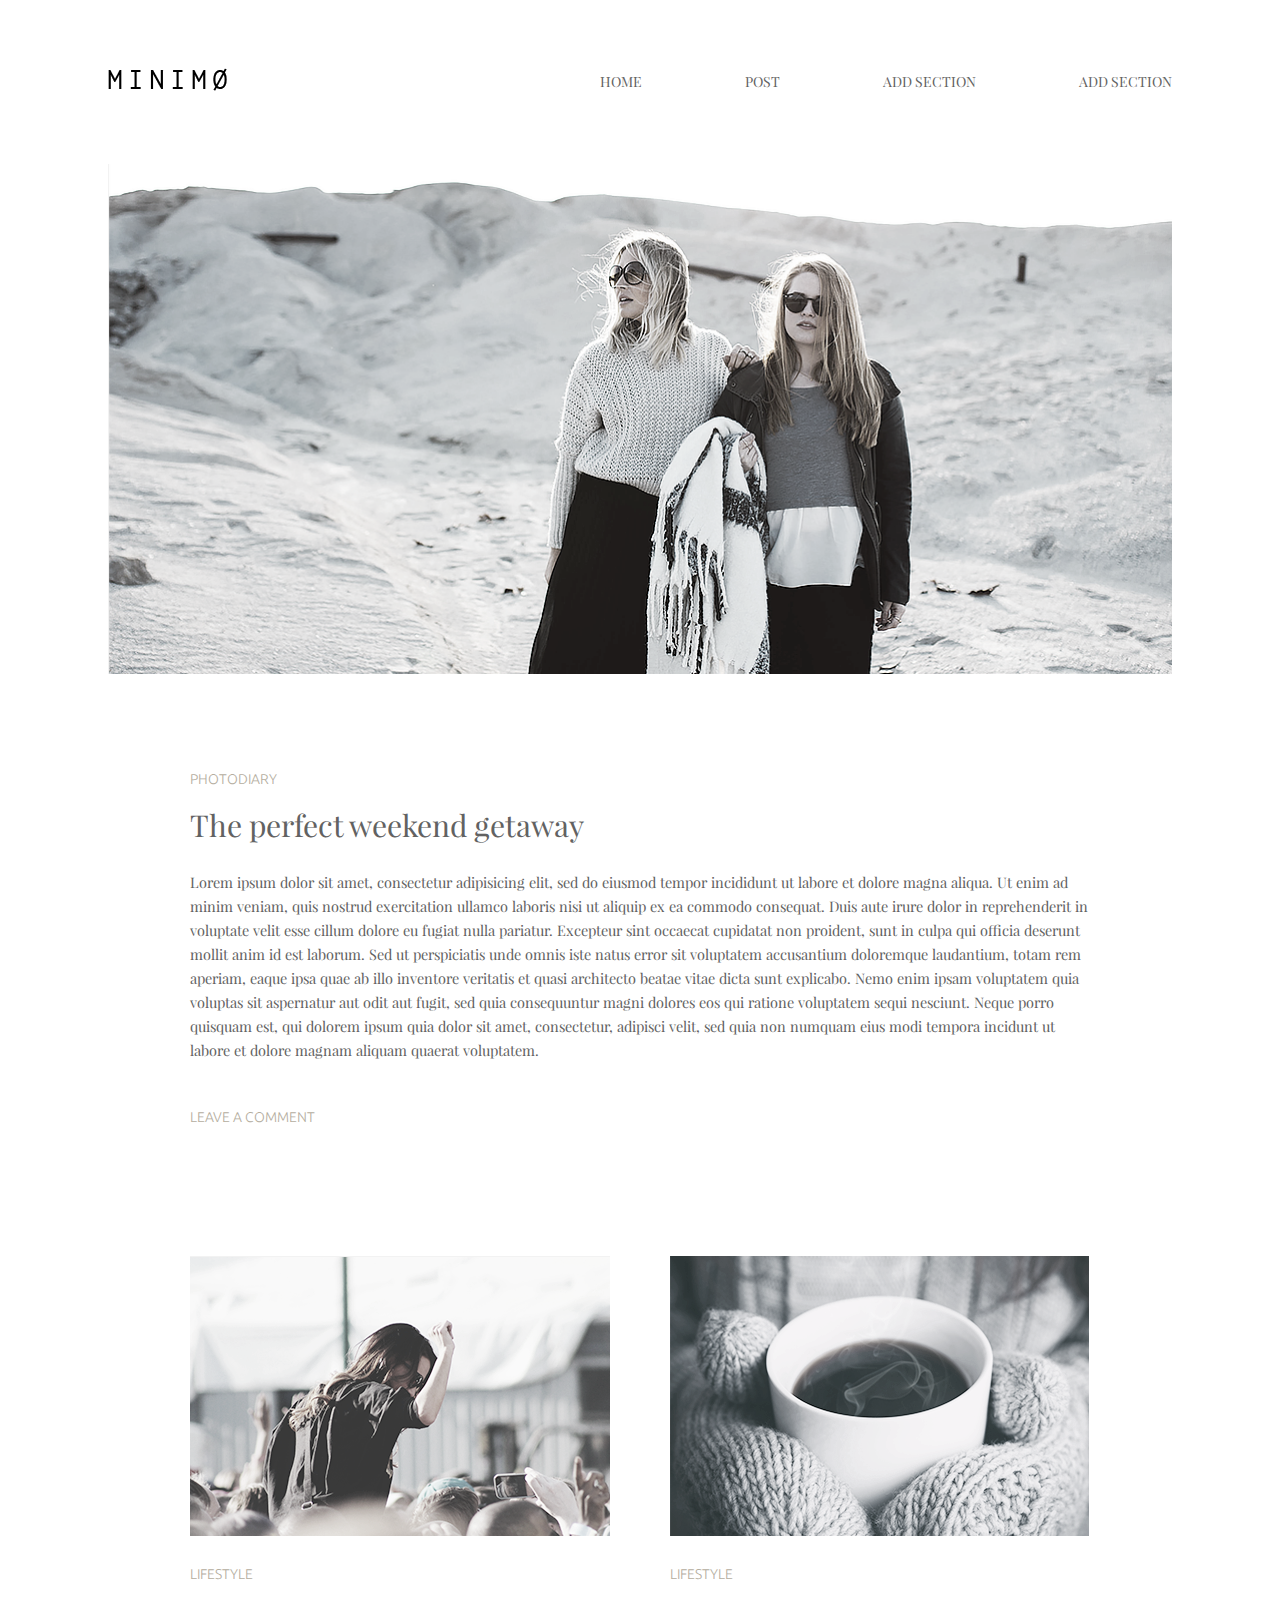
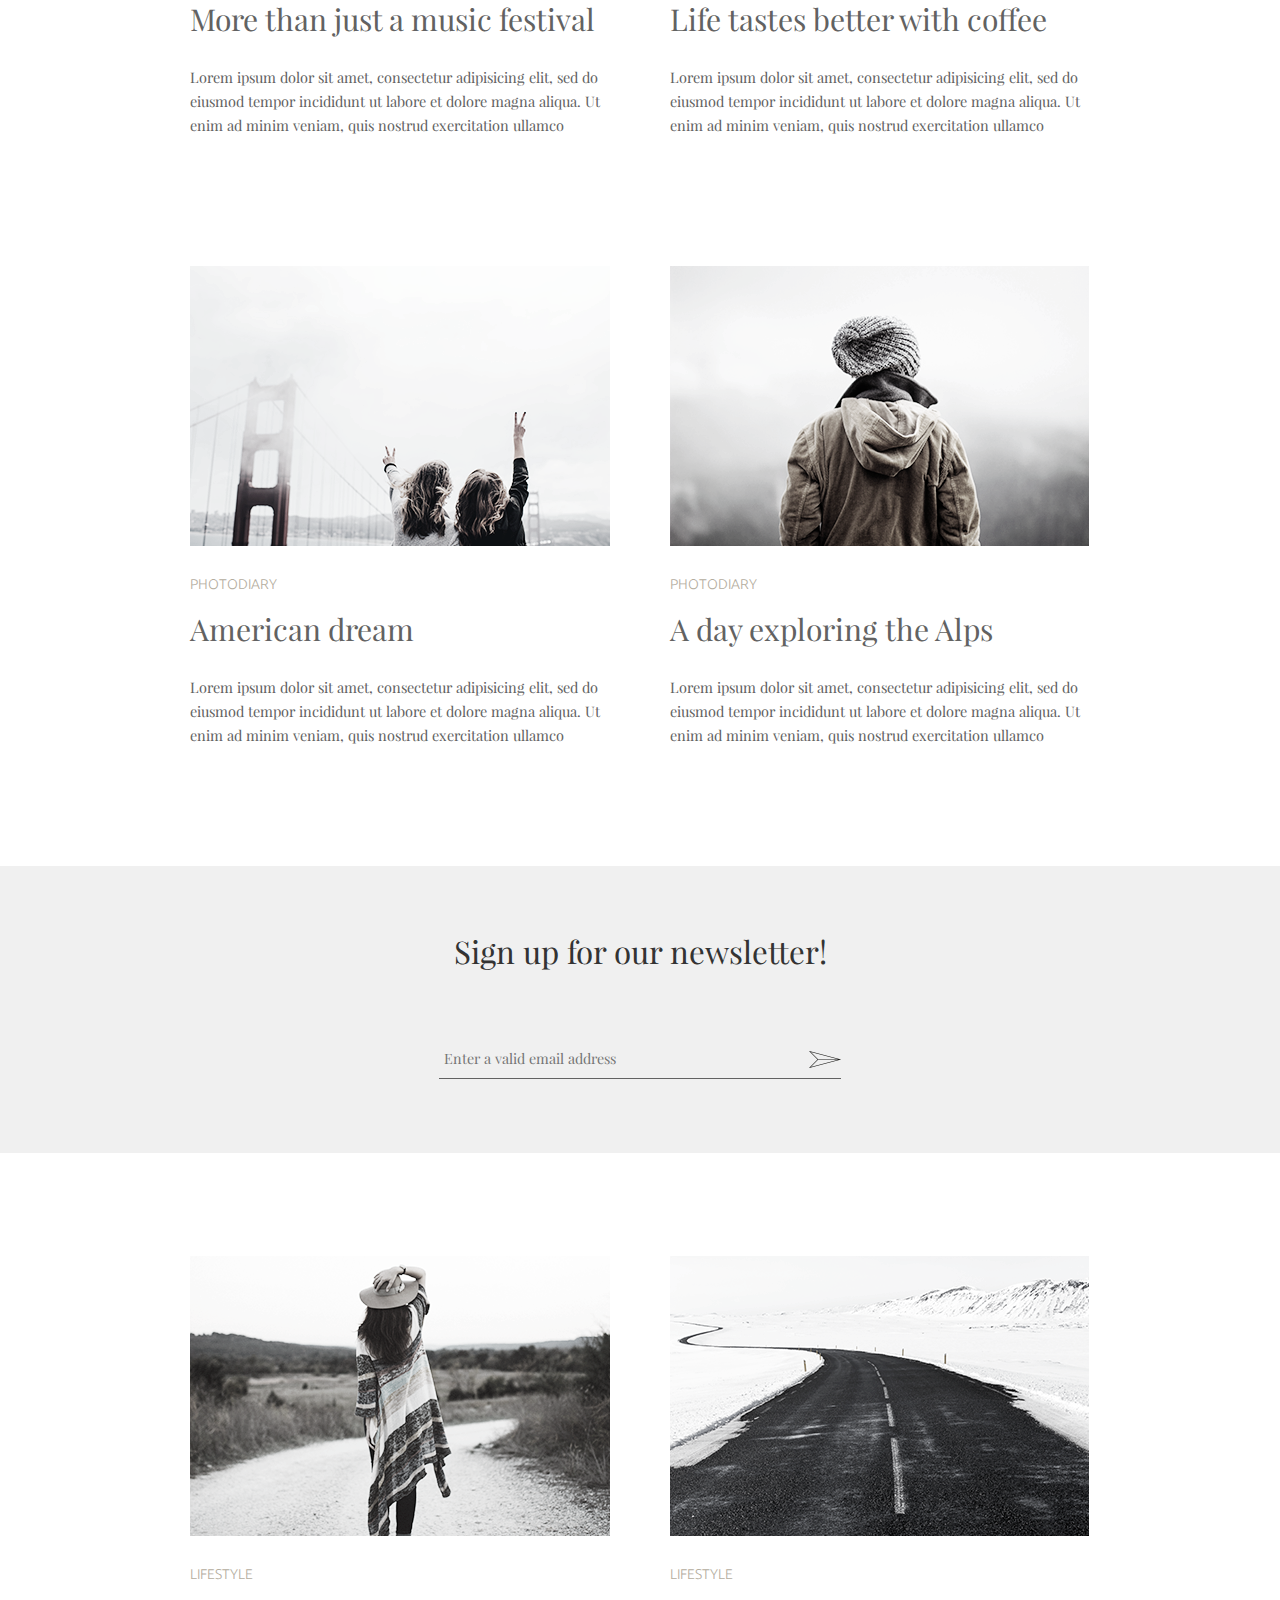
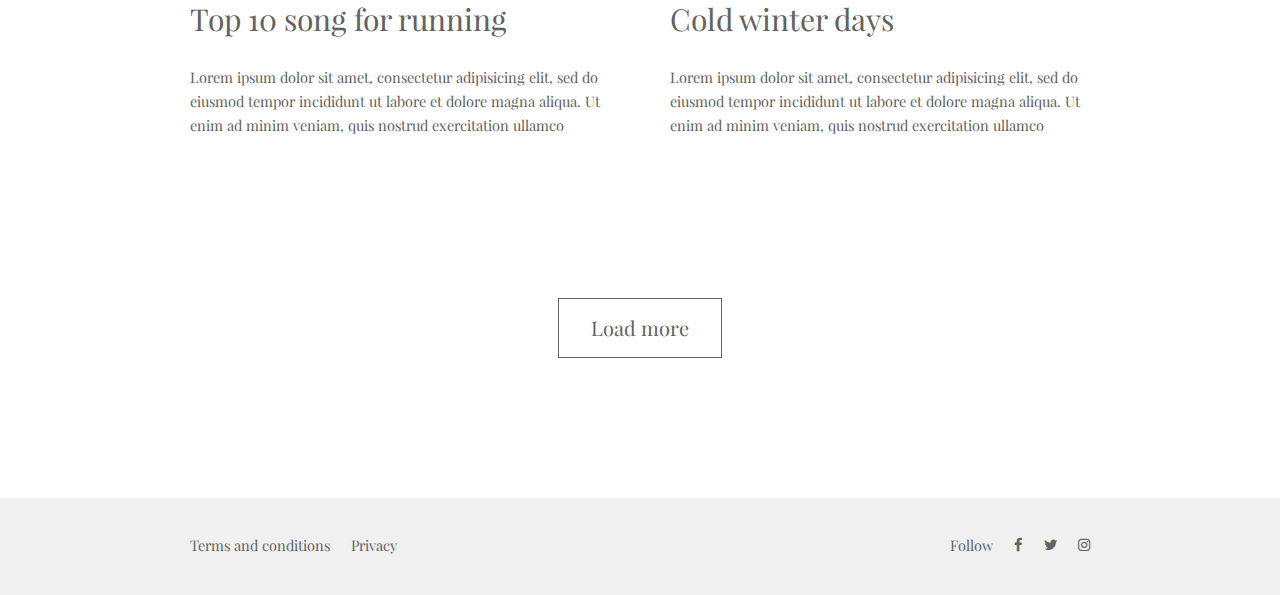
<file: index.html>
<!DOCTYPE html>
<html lang="en">
<head>
  <meta charset="UTF-8">
  <title>Minimo</title>
  <meta name="viewport" content="width=device-width">
  <link rel="stylesheet" href="css/reset.css">
  <link rel="stylesheet" href="css/typography.css">
  <link rel="stylesheet" href="css/style1.css">
</head>
<body>
  <div class="wrapper">
    <header>
      <a href="#" class="logo"><img src="image/logo.png" alt="logo"></a>
      <nav>
        <a href="index.html">Home</a>
        <a href="post.html">Post</a>
        <a href="#">Add section</a>
        <a href="#">Add section</a>
      </nav>
    </header>
  
    <section class="main-post">
      <img src="image/main-post.png" alt="photo">
      <div class="summary">
      <h3>Photodiary</h3>
        <a><h2>The perfect weekend getaway</h2></a>
      <p>Lorem ipsum dolor sit amet, consectetur adipisicing elit, sed do eiusmod tempor incididunt ut labore et dolore magna aliqua. Ut enim ad minim veniam, quis nostrud exercitation ullamco laboris nisi ut aliquip ex ea commodo consequat. Duis aute irure dolor in reprehenderit in voluptate velit esse cillum dolore eu fugiat nulla pariatur. Excepteur sint occaecat cupidatat non proident, sunt in culpa qui officia deserunt mollit anim id est laborum. Sed ut perspiciatis unde omnis iste natus error sit voluptatem accusantium doloremque laudantium, totam rem aperiam, eaque ipsa quae ab illo inventore veritatis et quasi architecto beatae vitae dicta sunt explicabo. Nemo enim ipsam voluptatem quia voluptas sit aspernatur aut odit aut fugit, sed quia consequuntur magni dolores eos qui ratione voluptatem sequi nesciunt. Neque porro quisquam est, qui dolorem ipsum quia dolor sit amet, consectetur, adipisci velit, sed quia non numquam eius modi tempora incidunt ut labore et dolore magnam aliquam quaerat voluptatem.</p>
      <a href="#"><h3>Leave a comment</h3></a>
      </div><!--summary-->
      
    </section>
    
    <section class="cards1">
      <a href="#" class="card">
        <div><img src="image/card1.png" alt=""></div>
        <div class="summary">
        <h3>Lifestyle</h3>
        <h2>More than just a music festival</h2>
        <p>Lorem ipsum dolor sit amet, consectetur adipisicing elit, sed do eiusmod tempor incididunt ut labore et dolore magna aliqua. Ut enim ad minim veniam, quis nostrud exercitation ullamco </p>
        </div>
      </a>
      <a href="#" class="card">
        <div><img src="image/card2.png" alt=""></div>
        <div class="summary">
        <h3>Lifestyle</h3>
        <h2>Life tastes better with coffee</h2>
        <p>Lorem ipsum dolor sit amet, consectetur adipisicing elit, sed do eiusmod tempor incididunt ut labore et dolore magna aliqua. Ut enim ad minim veniam, quis nostrud exercitation ullamco </p>
        </div>
      </a>
      <a href="#" class="card">
        <div><img src="image/card3.png" alt=""></div>
        <div class="summary"><h3>photodiary</h3>
        <h2>American dream</h2>
        <p>Lorem ipsum dolor sit amet, consectetur adipisicing elit, sed do eiusmod tempor incididunt ut labore et dolore magna aliqua. Ut enim ad minim veniam, quis nostrud exercitation ullamco </p>
        </div>
      </a>
      <a href="#" class="card">
        <div><img src="image/card4.png" alt=""></div>
        <div class="summary">
        <h3>photodiary</h3>
        <h2>A day exploring the Alps</h2>
        <p>Lorem ipsum dolor sit amet, consectetur adipisicing elit, sed do eiusmod tempor incididunt ut labore et dolore magna aliqua. Ut enim ad minim veniam, quis nostrud exercitation ullamco </p>
        </div>
      </a>
    </section>
  </div>  <!--wrapper-->
    <section class="subscribe">
     <div class="container">
      <h2>Sign up for our newsletter!</h2>
      <form action="">
        <input type="email" name="email" placeholder="Enter a valid email address">  
        <input type="submit" value="">
      </form>
      </div><!--container-->
    </section>
  <div class="wrapper">
    <section class="cards1">
      <a href="#" class="card">
        <div><img src="image/card5.png" alt=""></div>
        <div class="summary">
        <h3>Lifestyle</h3>
        <h2>Top 10 song for running</h2>
        <p>Lorem ipsum dolor sit amet, consectetur adipisicing elit, sed do eiusmod tempor incididunt ut labore et dolore magna aliqua. Ut enim ad minim veniam, quis nostrud exercitation ullamco </p>
        </div>
      </a>
      <a href="#" class="card">
        <div><img src="image/card6.png" alt=""></div>
        <div class="summary">
        <h3>Lifestyle</h3>
        <h2>Cold winter days</h2>
        <p>Lorem ipsum dolor sit amet, consectetur adipisicing elit, sed do eiusmod tempor incididunt ut labore et dolore magna aliqua. Ut enim ad minim veniam, quis nostrud exercitation ullamco </p>
        </div>
      </a>
    <button type="submit">Load more</button>
    </section>
  </div>
  <footer>
    <div class="container">
      <div class="items">
        <a href="#">Terms and conditions</a>
        <a href="#">Privacy</a>
      </div>
      <div class="items">
        <a href="#">Follow</a>
        <a href="#" class="icon-facebook"></a>
        <a href="#" class="icon-twitter"></a>
        <a href="#" class="icon-instagram"></a>
      </div>
    </div>
  </footer>  
 
</body>
</html>
</file>
<file: css/typography.css>
@font-face {
font-family: "PlayfairDisplay-Black";
src: url('../fonts/Playfair_Display/PlayfairDisplay-Black.eot');
src: url('../fonts/Playfair_Display/PlayfairDisplay-Black.eot?#iefix') format('embeddedopentype'),
url('../fonts/Playfair_Display/PlayfairDisplay-Black.woff') format('woff'),
url('.//fonts/Playfair_Display/PlayfairDisplay-Black.ttf') format('truetype'),
url('.//fonts/Playfair_Display/PlayfairDisplay-Black.svg') format('svg');
font-weight: normal;
font-style: normal;
}

@font-face {
font-family: "PlayfairDisplay-BlackItalic";
src: url('../fonts/Playfair_Display/PlayfairDisplay-BlackItalic.eot');
src: url('../fonts/Playfair_Display/PlayfairDisplay-BlackItalic.eot?#iefix') format('embeddedopentype'),
url('../fonts/Playfair_Display/PlayfairDisplay-BlackItalic.woff') format('woff'),
url('../fonts/Playfair_Display/PlayfairDisplay-BlackItalic.ttf') format('truetype'),
url('../fonts/Playfair_Display/PlayfairDisplay-BlackItalic.svg') format('svg');
font-weight: normal;
font-style: normal;
}

@font-face {
font-family: "PlayfairDisplay-Bold";
src: url('../fonts/Playfair_Display/PlayfairDisplay-Bold.eot');
src: url('../fonts/Playfair_Display/PlayfairDisplay-Bold.eot?#iefix') format('embeddedopentype'),
url('.//fonts/Playfair_Display/PlayfairDisplay-Bold.woff') format('woff'),
url('../fonts/Playfair_Display/PlayfairDisplay-Bold.ttf') format('truetype'),
url('../fonts/Playfair_Display/PlayfairDisplay-Bold.svg') format('svg');
font-weight: normal;
font-style: normal;
}

@font-face {
font-family: "PlayfairDisplay-BoldItalic";
src: url('../fonts/Playfair_Display/PlayfairDisplay-BoldItalic.eot');
src: url('../fonts/Playfair_Display/PlayfairDisplay-BoldItalic.eot?#iefix') format('embeddedopentype'),
url('../fonts/Playfair_Display/PlayfairDisplay-BoldItalic.woff') format('woff'),
url('../fonts/Playfair_Display/PlayfairDisplay-BoldItalic.ttf') format('truetype'),
url('../fonts/Playfair_Display/PlayfairDisplay-BoldItalic.svg') format('svg');
font-weight: normal;
font-style: normal;
}

@font-face {
font-family: "PlayfairDisplay-Italic";
src: url('../fonts/Playfair_Display/PlayfairDisplay-Italic.eot');
src: url('../fonts/Playfair_Display/PlayfairDisplay-Italic.eot?#iefix') format('embeddedopentype'),
url('../fonts/Playfair_Display/PlayfairDisplay-Italic.woff') format('woff'),
url('../fonts/Playfair_Display/PlayfairDisplay-Italic.ttf') format('truetype'),
url('../fonts/Playfair_Display/PlayfairDisplay-Italic.svg') format('svg');
font-weight: normal;
font-style: normal;
}

@font-face {
font-family: "PlayfairDisplay-Regular";
src: url('../fonts/Playfair_Display/PlayfairDisplay-Regular.eot');
src: url('../fonts/Playfair_Display/PlayfairDisplay-Regular.eot?#iefix') format('embeddedopentype'),
url('../fonts/Playfair_Display/PlayfairDisplay-Regular.woff') format('woff'),
url('../fonts/Playfair_Display/PlayfairDisplay-Regular.ttf') format('truetype'),
url('../fonts/Playfair_Display/PlayfairDisplay-Regular.svg') format('svg');
font-weight: normal;
font-style: normal;
}

/*------------------------------------------------------------------------*/

@font-face {
font-family: "Ubuntu-Bold";
src: url('../fonts/Ubuntu/Ubuntu-Bold.eot');
src: url('../fonts/Ubuntu/Ubuntu-Bold.eot?#iefix') format('embeddedopentype'),
url('../fonts/Ubuntu/Ubuntu-Bold.woff') format('woff'),
url('../fonts/Ubuntu/Ubuntu-Bold.ttf') format('truetype'),
url('../fonts/Ubuntu/Ubuntu-Bold.svg') format('svg');
font-weight: normal;
font-style: normal;
}

@font-face {
font-family: "Ubuntu-BoldItalic";
src: url('../fonts/Ubuntu/Ubuntu-BoldItalic.eot');
src: url('../fonts/Ubuntu/Ubuntu-BoldItalic.eot?#iefix') format('embeddedopentype'),
url('../fonts/Ubuntu/Ubuntu-BoldItalic.woff') format('woff'),
url('../fonts/Ubuntu/Ubuntu-BoldItalic.ttf') format('truetype'),
url('../fonts/Ubuntu/Ubuntu-BoldItalic.svg') format('svg');
font-weight: normal;
font-style: normal;
}

@font-face {
font-family: "Ubuntu-Italic";
src: url('../fonts/Ubuntu/Ubuntu-Italic.eot');
src: url('../fonts/Ubuntu/Ubuntu-Italic.eot?#iefix') format('embeddedopentype'),
url('../fonts/Ubuntu/Ubuntu-Italic.woff') format('woff'),
url('../fonts/Ubuntu/Ubuntu-Italic.ttf') format('truetype'),
url('../fonts/Ubuntu/Ubuntu-Italic.svg') format('svg');
font-weight: normal;
font-style: normal;
}

@font-face {
font-family: "Ubuntu-Light";
src: url('../fonts/Ubuntu/Ubuntu-Light.eot');
src: url('../fonts/Ubuntu/Ubuntu-Light.eot?#iefix') format('embeddedopentype'),
url('../fonts/Ubuntu/Ubuntu-Light.woff') format('woff'),
url('../fonts/Ubuntu/Ubuntu-Light.ttf') format('truetype'),
url('../fonts/Ubuntu/Ubuntu-Light.svg') format('svg');
font-weight: normal;
font-style: normal;
}

@font-face {
font-family: "Ubuntu-LightItalic";
src: url('../fonts/Ubuntu/Ubuntu-LightItalic.eot');
src: url('../fonts/Ubuntu/Ubuntu-LightItalic.eot?#iefix') format('embeddedopentype'),
url('../fonts/Ubuntu/Ubuntu-LightItalic.woff') format('woff'),
url('../fonts/Ubuntu/Ubuntu-LightItalic.ttf') format('truetype'),
url('../fonts/Ubuntu/Ubuntu-LightItalic.svg') format('svg');
font-weight: normal;
font-style: normal;
}

@font-face {
font-family: "Ubuntu-Medium";
src: url('../fonts/Ubuntu/Ubuntu-Medium.eot');
src: url('../fonts/Ubuntu/Ubuntu-Medium.eot?#iefix') format('embeddedopentype'),
url('../fonts/Ubuntu/Ubuntu-Medium.woff') format('woff'),
url('../fonts/Ubuntu/Ubuntu-Medium.ttf') format('truetype'),
url('../fonts/Ubuntu/Ubuntu-Medium.svg') format('svg');
font-weight: normal;
font-style: normal;
}

@font-face {
font-family: "Ubuntu-MediumItalic";
src: url('../fonts/Ubuntu/Ubuntu-MediumItalic.eot');
src: url('../fonts/Ubuntu/Ubuntu-MediumItalic.eot?#iefix') format('embeddedopentype'),
url('../fonts/Ubuntu/Ubuntu-MediumItalic.woff') format('woff'),
url('../fonts/Ubuntu/Ubuntu-MediumItalic.ttf') format('truetype'),
url('../fonts/Ubuntu/Ubuntu-MediumItalic.svg') format('svg');
font-weight: normal;
font-style: normal;
}

@font-face {
font-family: "Ubuntu-Regular";
src: url('../fonts/Ubuntu/Ubuntu-Regular.eot');
src: url('../fonts/Ubuntu/Ubuntu-Regular.eot?#iefix') format('embeddedopentype'),
url('../fonts/Ubuntu/Ubuntu-Regular.woff') format('woff'),
url('../fonts/Ubuntu/Ubuntu-Regular.ttf') format('truetype'),
url('../fonts/Ubuntu/Ubuntu-Regular.svg') format('svg');
font-weight: normal;
font-style: normal;
}

/*-----------------------------------------------------------------------------*/
@font-face {
  font-family: 'icomoon';
  src:  url('../fonts/icon/icomoon.eot?64n8lr');
  src:  url('../fonts/icon/icomoon.eot?64n8lr#iefix') format('embedded-opentype'),
    url('../fonts/icon/icomoon.ttf?64n8lr') format('truetype'),
    url('../fonts/icon/icomoon.woff?64n8lr') format('woff'),
    url('../fonts/icon/icomoon.svg?64n8lr#icomoon') format('svg');
  font-weight: normal;
  font-style: normal;
}

[class^="icon-"], [class*=" icon-"] {
  /* use !important to prevent issues with browser extensions that change fonts */
  font-family: 'icomoon' !important;
  speak: none;
  font-style: normal;
  font-weight: normal;
  font-variant: normal;
  text-transform: none;
  line-height: 1;

  /* Better Font Rendering =========== */
  -webkit-font-smoothing: antialiased;
  -moz-osx-font-smoothing: grayscale;
}

.icon-google:before {
  content: "\e900";
}
.icon-twitter:before {
  content: "\f099";
}
.icon-facebook:before {
  content: "\f09a";
}
.icon-facebook-f:before {
  content: "\f09a";
}
.icon-pinterest:before {
  content: "\f0d2";
}
.icon-instagram:before {
  content: "\f16d";
}
.icon-tumblr:before {
  content: "\eab9";
}
</file>
<file: css/style1.css>
* {
  -webkit-box-sizing: border-box;
          box-sizing: border-box;
  -webkit-transition: all 0.1s ease-in;
  -o-transition: all 0.1s ease-in;
  transition: all 0.1s ease-in;
}
a {
  cursor: pointer;
  text-decoration: none;
}
.wrapper {
  max-width: 1200px;
  margin: 0 auto;
  padding: 0 68px;
}
header {
  margin-top: 68px;
  display: -webkit-box;
  display: -ms-flexbox;
  display: flex;
  -webkit-box-pack: justify;
      -ms-flex-pack: justify;
          justify-content: space-between;
  -webkit-box-orient: horizontal;
  -webkit-box-direction: normal;
      -ms-flex-direction: row;
          flex-direction: row;
  -ms-flex-wrap: wrap;
      flex-wrap: wrap;
}
header nav {
  -webkit-box-flex: 1;
      -ms-flex: auto;
          flex: auto;
  max-width: 572px;
  display: -webkit-box;
  display: -ms-flexbox;
  display: flex;
  -webkit-box-pack: justify;
      -ms-flex-pack: justify;
          justify-content: space-between;
  padding-top: 7px;
  -webkit-box-orient: horizontal;
  -webkit-box-direction: normal;
      -ms-flex-flow: row wrap;
          flex-flow: row wrap;
  
}
header nav a {
  font-family: PlayfairDisplay-Regular;
  font-size: 14px;
  color: #626262;
  text-transform: uppercase;
  text-decoration: none;
  line-height: 14px;
}
header nav a:hover {
  color: #000;
}
.main-post {
  margin-top: 70px;
  margin-bottom: 132px;
}
.main-post .summary {
  max-width: 900px;
  margin: 95px auto 0;
}

.main-post img {
  width: 100%;
  height: auto;
}
h3 {
  font-family: Ubuntu-Light;
  color: #b4ad9e;
  font-size: 14px; 
  text-transform: uppercase;
  }
h2 {
  font-family: PlayfairDisplay-Regular;
  color: #626262;
  font-size: 30px; 
  line-height: 30px;
}
p {
  font-family: PlayfairDisplay-Regular;
  font-weight: 400;
  color: #626262;
  font-size: 14.5px; 
  line-height: 24px; 
}
.main-post .summary h3 {
  margin-bottom: 24px;
}
.main-post .summary h2 {
  margin-bottom: 30px;
}
.main-post .summary p {
  margin-bottom: 48px;
}

.main-post a:hover {
  cursor: pointer;
}

.cards1 {
  margin: 0 auto 0;
  max-width: 900px;
  display: -webkit-box;
  display: -ms-flexbox;
  display: flex;
  -webkit-box-orient: horizontal;
  -webkit-box-direction: normal;
      -ms-flex-flow: row wrap;
          flex-flow: row wrap;
  -webkit-box-pack: justify;
      -ms-flex-pack: justify;
          justify-content: space-between;
}
.cards1 .card {
  max-width: 420px;
  -webkit-box-flex: 1;
      -ms-flex: auto;
          flex: auto;
  margin-bottom: 129px;
  display: -webkit-box;
  display: -ms-flexbox;
  display: flex;
  -webkit-box-orient: vertical;
  -webkit-box-direction: normal;
      -ms-flex-flow: column wrap;
          flex-flow: column wrap;
  
}
.cards1 .card div {
  width: 420px;
}
.cards1 .card h3 {
  margin-top: 28px;
  margin-bottom: 23px;
}
.cards1 .card h2 {
  margin-bottom: 31px;
}

.cards1 a:hover img {
  -webkit-box-shadow: 0 0 1px rgba(0,0,0,0.8);
          box-shadow: 0 0 1px rgba(0,0,0,0.8);
}

.subscribe {
  background-color: #f0f0f0;
  margin-top: -10px;
  padding-bottom: 74px;
  margin-bottom: 103px;
}
.subscribe .container {
  max-width: 402px;
  margin: 0 auto;
  text-align: center
}
.subscribe .container h2 {
  padding-top: 70px;
  font-family: PlayfairDisplay-Regular;
  font-size: 31.3px;
  color: #333333;
}
.subscribe .container form {
  margin-top: 80px;
  max-width: 402px;  
  border-bottom: 1px solid #626262;
  text-align: left;
  padding-bottom: 6px;
  
  display: -webkit-box;
  
  display: -ms-flexbox;
  
  display: flex;
  -webkit-box-pack: justify;
      -ms-flex-pack: justify;
          justify-content: space-between;
  
}

.subscribe .container form input[type="email"] {
  -webkit-box-flex: 1;
      -ms-flex: auto;
          flex: auto;
  border: none;
  font-family: PlayfairDisplay-Regular;
  color: #626262;
  font-size: 14.3px; 
  line-height: 24px; 
  background-color: transparent;
  padding-left: 4.5px;
}

.subscribe .container form input:focus {
  outline:none;
}

.subscribe .container form input[type="submit"] {
  width: 32px;
  height: 20px;
  border: none;
  background-color: transparent;
  background-image: url(../image/send.png);
  background-repeat: no-repeat;
  background-position: center;
  margin-top: 4px;
}


.subscribe .container form input[type="submit"]:hover {
  cursor: pointer;
}


.cards1 button {
  margin: 32px auto 0;  
  width: 164px;
  height: 60px;
  border: 1px solid #626262;
  font-family: PlayfairDisplay-Regular;
  font-size: 20px;
  text-align: center;
  line-height: 50px;
  color: #626262;
  background-color: transparent;
}

.cards1 button:hover, .cards1 button:focus {
  cursor: pointer;
  border-color: #000;
  color: #000;
}

footer {
  background-color: #f0f0f0;
}
footer .container {
  max-width: 900px;
  padding-top: 40px;
  height: 97px;
  margin: 140px auto 0;
  display: -webkit-box;
  display: -ms-flexbox;
  display: flex;
  -webkit-box-orient: horizontal;
  -webkit-box-direction: normal;
      -ms-flex-flow: row wrap;
          flex-flow: row wrap;
  -webkit-box-pack: justify;
      -ms-flex-pack: justify;
          justify-content: space-between;
    
}
footer .container .items {
  font-family: PlayfairDisplay-Regular;
  font-size: 14.5px;
}
footer .container .items a{
  color: #626262;
}
footer .container .items a:nth-of-type(1n+2){
  margin-left: 17px;
}

footer .container .items a:hover {
  color: #000;
}

@media (min-width: 600px) and (max-width:1005px) {
  header {
    display: -webkit-box;
    display: -ms-flexbox;
    display: flex;
    -webkit-box-orient: vertical;
    -webkit-box-direction: normal;
        -ms-flex-direction: column;
            flex-direction: column;    
  }
  header nav {
  max-width: 100%;
  padding-top: 15px;
  }
  header nav a{
    -webkit-box-flex:1;
        -ms-flex:auto;
            flex:auto;   
  }
  .main-post .summary {
    margin-top: 26px;
  }
  
  .main-post {
    margin-top: 40px;
    margin-bottom: 40px;
  }
  .cards1 {
    display: -webkit-box;
    display: -ms-flexbox;
    display: flex;
    -webkit-box-orient: vertical;
    -webkit-box-direction: normal;
        -ms-flex-flow: column wrap;
            flex-flow: column wrap;
    
   
  }
  .cards1 .card {
    max-width: 1000px;
    display: -webkit-box;
    display: -ms-flexbox;
    display: flex;
    -webkit-box-orient: horizontal;
    -webkit-box-direction: normal;
        -ms-flex-flow: row nowrap;
            flex-flow: row nowrap;
    margin-bottom: 40px;
    -webkit-box-pack: center;
        -ms-flex-pack: center;
            justify-content: center;
    
  }
  .cards1 .card div {
    -webkit-box-flex: 1;
        -ms-flex: auto;
            flex: auto;
    width: 420px;
  }
  
  .cards1 .card div img {
    width: 100%;
    height: auto;
  }
  
  .cards1 .card .summary {
    margin-left: 15px;
  }
  
  .cards1 .card h3 {
    margin-top: 0;
  }
  
  footer .container {
    margin-left: 20px;
    margin-right: 20px;
  }
  
  
  
}

@media (max-width:600px) {
  .wrapper {
    padding: 0 10px;
  }
  header {
    margin-top: 25px;
    display: -webkit-box;
    display: -ms-flexbox;
    display: flex;
    -webkit-box-orient: vertical;
    -webkit-box-direction: normal;
        -ms-flex-direction: column;
            flex-direction: column;
  }
  header nav {
    display: -webkit-box;
    display: -ms-flexbox;
    display: flex;
    -webkit-box-orient: vertical;
    -webkit-box-direction: normal;
        -ms-flex-direction: column;
            flex-direction: column;
  }
  .main-post {
    margin-top: 20px;
    margin-bottom: 20px;
  }
  .main-post .summary {
    margin-top: 10px;
  }
  .main-post .summary h3 {
    font-size: 12px;
    margin-bottom: 10px;
  }
  .main-post .summary h2 {
    font-size: 24px;
    margin-bottom: 10px;
  }
  .main-post .summary p {
    margin-bottom: 15px;
  }
  .cards1 {
    margin-top: 30px;
    display: -webkit-box;
    display: -ms-flexbox;
    display: flex;
    -webkit-box-orient: vertical;
    -webkit-box-direction: normal;
        -ms-flex-flow: column wrap;
            flex-flow: column wrap;
  }
  .cards1 .card {
    -webkit-box-flex: 1;
        -ms-flex: auto;
            flex: auto;
    max-width: 600px;
    display: -webkit-box;
    display: -ms-flexbox;
    display: flex;
    -webkit-box-orient: vertical;
    -webkit-box-direction: normal;
        -ms-flex-flow: column wrap;
            flex-flow: column wrap;
    margin-bottom: 25px;
    -webkit-box-align: center;
        -ms-flex-align: center;
            align-items: center;
    
  }
  .cards1 .card div {
    -webkit-box-flex: 1;
        -ms-flex: auto;
            flex: auto;
    width: auto;
    max-width: 420px;
    
      
  }
  .cards1 .card div img {
    width: 100%;
    height: auto;
  }
  
  footer .container {
    max-width: 600px;
    height: auto;
    display: -webkit-box;
    display: -ms-flexbox;
    display: flex;
    -webkit-box-orient: vertical;
    -webkit-box-direction: normal;
        -ms-flex-flow: column wrap;
            flex-flow: column wrap;
    -webkit-box-align: center;
        -ms-flex-align: center;
            align-items: center;
    padding-top: 20px;
    padding-bottom: 20px;

  }
  footer .container .items {
    margin-bottom: 10px;
  }
  .subscribe {
    margin-bottom: 25px;
  }
  .subscribe .container {
    padding-left: 10px;
    padding-right: 10px;
  }
  .cards1 .card h3 {
    margin-top: 10px;
    margin-bottom: 10px;
    font-size: 12px;
  }
  .cards1 .card h2 {
    font-size: 24px;
    margin-bottom: 15px;
  }
}
/*-----------------------------------------------------*/
/*----POST----*/

.img-head {
  max-width: 1061px;
}
img.head {
  width: 100%;
  height: auto;
  margin-top: 70px;
}
.bold {
  font-family: PlayfairDisplay-Black;
}
.post {
  margin-top: 95px;
  display: -webkit-box;
  display: -ms-flexbox;
  display: flex;
  -webkit-box-orient: horizontal;
  -webkit-box-direction: normal;
      -ms-flex-flow: row wrap;
          flex-flow: row wrap;
  -webkit-box-pack: justify;
      -ms-flex-pack: justify;
          justify-content: space-between;
}
.post main {
  max-width: 660px;
  margin-left: 82px;
}
.post main .img {
  max-width: 660px;
}
.post main .img img {
  width: 100%;
  height: auto;
}
.post aside {
  max-width: 277px;
}
.post main h3 {
  margin-bottom: 23px;
}
.post main h2 {
  margin-bottom: 32px;
}
.post main p {
  font-size: 14.2px;
  line-height: 24px;
  margin-bottom: 60px;
}
.post main img {
  margin-bottom: 50px;
}
.post main blockquote p{
  font-family: PlayfairDisplay-Italic;
  font-size: 14.3px;
  margin-left: 20px;
  line-height: 24px;
  margin-bottom: 22.1px;
}
.post main .share {
  -webkit-box-sizing: border-box;
          box-sizing: border-box;
  float: right;
  margin-top: 10px;
  max-width: 200px;
  display: -webkit-box;
  display: -ms-flexbox;
  display: flex;
  -webkit-box-orient: horizontal;
  -webkit-box-direction: normal;
      -ms-flex-flow: row nowrap;
          flex-flow: row nowrap;
  -webkit-box-align: center;
      -ms-flex-align: center;
          align-items: center;
}
.post main .share a {
  color: #b4ad9e;
  font-family: Ubuntu-light;
  text-transform: uppercase;
  font-size: 13px;
  
}
.post main .share a[class^="icon"] {
  font-size: 18px;
}
.post main .share a:nth-of-type(1n+2) {
  margin-left: 17px;
}
.post main .share a[class^="icon"]:hover, .post main .share a[class^="icon"]:focus {
  color: #626262;
}
aside .aboutme h2 {
  margin-top: 18px;
  font-size: 24px;
}
aside .aboutme p {
  font-size: 12px;
  line-height: 20px;
  margin-top: 8px;
}
aside .aboutme img {
  width: 100%;
  height: auto;
}
aside .aboutme .share {
  margin-top: 20px;
}
aside .aboutme .share a {
  color: #b4ad9e;
  font-size: 20px;
}
aside .aboutme .share a:nth-of-type(1n+2) {
  margin-left: 11px;
}
aside .aboutme .share a:hover, aside .aboutme .share a:focus {
  color: #626262;
}
aside .TopPosts {
  margin-top: 70px;
}
aside .TopPosts ul {
  margin-top: 33px;
  margin-left: 20px;
  list-style-type: disc;
}
aside .TopPosts ul li:nth-of-type(1n+2) {
  margin-top: 26px;
}
aside .TopPosts ul li {
  color:  #b4ad9e;

}
aside .TopPosts ul li a {
  padding-left: 10px;
  color: #626262;
  font-family: PlayfairDisplay-Regular;
}
aside .TopPosts ul li a:hover, aside .TopPosts ul li a:focus {
  color: #000;
}
aside .TopPosts ul li p {
  font-family: Ubuntu-Light;
  text-transform: uppercase;
  color: #b4ad9e;
  font-size: 12px;
  margin-top: 15px;
  margin-left: 10px;
  line-height: 12px;
}
 
aside .img {
  max-width: 250px;
  max-height: 250px;
  display: block;
}
aside .img img.adver {
  margin-top: 55px;
  
}
.like {
  background-color: rgba(242, 242, 242, 0.8);
  margin-top: 115px;
}
.like h3 {
  padding-top: 67px;
  margin-bottom: 40px;
}
.like .wrapper {
  padding-left: 150px;
}
.like .grid {
  max-width: 900px;
  display: -webkit-box;
  display: -ms-flexbox;
  display: flex;
  -webkit-box-orient: horizontal;
  -webkit-box-direction: normal;
      -ms-flex-flow: row wrap;
          flex-flow: row wrap;
  -webkit-box-pack: justify;
      -ms-flex-pack: justify;
          justify-content: space-between;
  padding-bottom: 85px;
}
.like .grid .item {
  -webkit-box-flex: 1;
      -ms-flex: auto;
          flex: auto;
  max-width: 273px;
}
.like .grid .item div img {
  width: 100%;
  height: auto;
  
}
.like .grid .item:hover div img {
  -webkit-box-shadow: 0 0 1px #626262;
          box-shadow: 0 0 1px #626262;
}
.like .grid .item h2 {
  margin-top: 14px;
  font-size: 20px;
}
.Comments .wrapper {
  margin: 0 auto;
  max-width: 1038px;
  
}
.Comments h3 {
  margin-top: 65px;
  margin-bottom: 39px;
}
.Comments .comment {
  
  display: -webkit-box;
  
  display: -ms-flexbox;
  
  display: flex;
  -webkit-box-orient: horizontal;
  -webkit-box-direction: normal;
      -ms-flex-flow: row nowrap;
          flex-flow: row nowrap;
  margin-bottom: 48px;
  
}
.Comments .comment .comment-text {
  -webkit-box-flex: 1;
      -ms-flex: auto;
          flex: auto;
  max-width: 795px;
  
}



.Comments .comment .comment-text h4 {
  margin-left: 40px;
  margin-bottom: 10px;
  font-family: PlayfairDisplay-Bold;
  font-size: 14px;
  color:#626262;
}
.Comments .comment .comment-text p {
  font-size: 14px;
  margin-left: 37px;
}
.Comments .comment .comment-text .reply {
  font-family: Ubuntu-Light;
  font-size: 14px;
  color: #b4ad9e;
  text-transform: uppercase;
  margin-top: 16px;
}
.Comments .comment-text textarea {
  
  resize:none;
  width: 100%;
  height: 70px;
  margin-left: 35px;
  border: 1px solid #c8c8c8;
  border-radius: 5px;
  margin-top: 10px;
  padding: 24px 34px;
  font-family: Ubuntu-Light;
  font-size: 14px;
  text-transform: uppercase;
  
}
.Comments .comment-text textarea:focus {
  outline: none;
}
.Comments .comment-text textarea::-webkit-input-placeholder {
  color: #c8c8c8;
}
.Comments .connected  {
  float: right;
  margin-top: -17px;
  display: -webkit-box;
  display: -ms-flexbox;
  display: flex;
  -webkit-box-align: center;
      -ms-flex-align: center;
          align-items: center;

}
.Comments .connected a {
  color:  #b4ad9e;
  font-size: 18px;
}
.Comments .connected a:hover, .Comments .connected a:focus {
  color: #626262;
}
.Comments .connected a.text {
  font-size: 14px;
  font-family: Ubuntu-Light;
  text-transform: uppercase;
  margin-right: 14px;
}
.Comments .connected a:nth-of-type(1n+2) {
  margin-left: 17px;
  
}

@media (max-width:1180px) {
  .post main {
    margin-left: 0;
  }
  .like .wrapper {
    padding-left: 68px;
    
  }
  .like .grid {
    max-width: 100%;
  }
}
@media (max-width:1100px) {
  .post main {
    max-width: 100%;
    -webkit-box-flex: 1;
        -ms-flex: auto;
            flex: auto;
  }
  .post aside {
    -webkit-box-flex: 1;
        -ms-flex: auto;
            flex: auto;
    max-width: 100%;
    display: -webkit-box;
    display: -ms-flexbox;
    display: flex;
    -webkit-box-orient: horizontal;
    -webkit-box-direction: normal;
        -ms-flex-flow: row wrap;
            flex-flow: row wrap;
    -webkit-box-pack: justify;
        -ms-flex-pack: justify;
            justify-content: space-between;
    margin: auto;
    margin-top: 67px;
    
  }
  /*.post aside div:nth-of-type(1n+2) {
    margin-left: 20px;
  }*/
  .post aside .aboutme {
    max-width: 272px; 
    -webkit-box-flex: 1; 
        -ms-flex: auto; 
            flex: auto;
    margin-bottom: 30px;
  }
  .post aside .TopPosts {
    margin-top: 0;
    -webkit-box-flex: 1;
        -ms-flex: auto;
            flex: auto;
    max-width: 240px;
    margin-bottom: 30px;
    padding: 0 10px;
  }
  .post aside .img {
    -webkit-box-flex: 1;
        -ms-flex: auto;
            flex: auto;
    max-width: 250px;
  }
  .post aside img.adver {
    margin-top: 0;
  }
  .like {
    margin-top: 100px;
  }
}
@media (max-width: 980px) {
  .post aside {
    -ms-flex-pack: distribute;
        justify-content: space-around;
  }
  .like .grid {
    -ms-flex-pack: distribute;
        justify-content: space-around;
    padding-bottom: 65px;
  }
  .like .grid a {
    margin-bottom: 20px;
  }
  .like .wrapper h3 {
    text-align: center;
  }
  
}
@media (max-width:615px) {
  
  .Comments .comment .comment-text {
    width: auto;
  }
  .Comments .connected {
    margin-right: 30px;
    
    
  }
  .like .wrapper {
    padding-left: 10px;
  }
  .Comments .wrapper {
    max-width: 100%;
    margin-left: 10px;
    margin-right: 10px;
  }
  
  .Comments .comment-text textarea {
    width: 70%;
    min-width: 100px;
    height: 100px;
  }
  img.head {
    margin-top: 50px;
  }
  .post {
    margin-top: 30px;
  }
}
</file>
